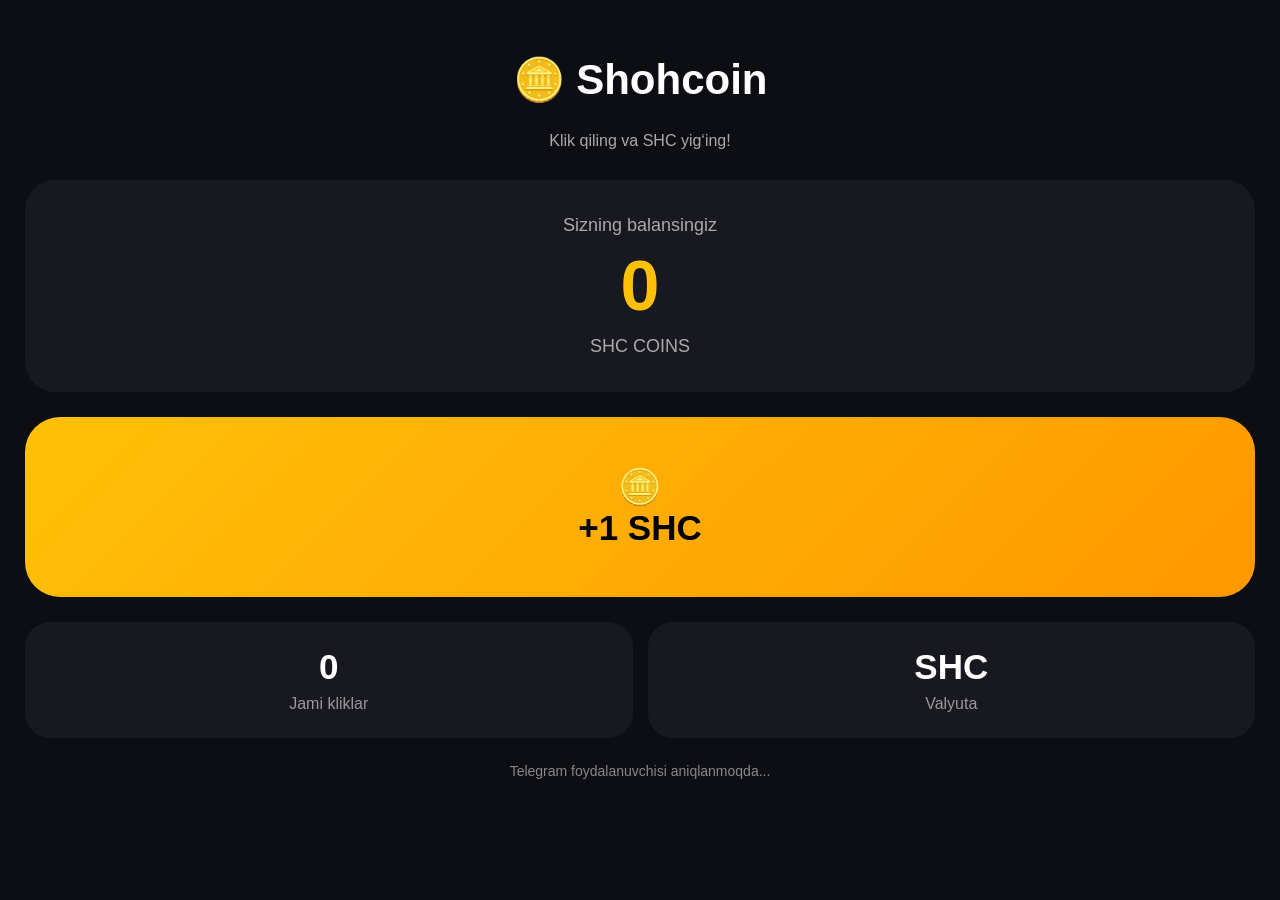
<file: templates/index.html>
<!DOCTYPE html>
<html lang="uz">
<head>
    <meta charset="UTF-8">
    <meta name="viewport" content="width=device-width, initial-scale=1.0">
    <title>Shohcoin</title>
    <script src="https://telegram.org/js/telegram-web-app.js"></script>

    <style>
        body {
            margin: 0;
            padding: 25px;
            background: #0d0d14;
            color: white;
            font-family: Arial, sans-serif;
            text-align: center;
        }

        h1 {
            font-size: 42px;
            margin-top: 30px;
        }

        .subtitle {
            color: #aaa;
            margin-bottom: 30px;
        }

        .balance {
            background: #181820;
            border-radius: 30px;
            padding: 35px 15px;
            margin-bottom: 25px;
        }

        .title {
            color: #aaa;
            font-size: 18px;
        }

        #balance {
            color: #ffc107;
            font-size: 70px;
            font-weight: bold;
            margin: 10px;
        }

        .click {
            width: 100%;
            height: 180px;
            border: 0;
            border-radius: 35px;
            background: linear-gradient(135deg, #ffc107, #ff9800);
            font-size: 35px;
            font-weight: bold;
        }

        .stats {
            margin-top: 25px;
            display: flex;
            gap: 15px;
        }

        .stat {
            flex: 1;
            background: #181820;
            border-radius: 25px;
            padding: 25px 5px;
        }

        .number {
            font-size: 35px;
            font-weight: bold;
        }

        .label {
            color: #999;
            margin-top: 8px;
        }

        #user {
            margin-top: 25px;
            color: #888;
            font-size: 14px;
            word-break: break-all;
        }

        #error {
            color: #ff5555;
            margin-top: 15px;
        }
    </style>
</head>

<body>

    <h1>🪙 Shohcoin</h1>

    <div class="subtitle">
        Klik qiling va SHC yig‘ing!
    </div>

    <div class="balance">
        <div class="title">Sizning balansingiz</div>
        <div id="balance">0</div>
        <div class="title">SHC COINS</div>
    </div>

    <button class="click" onclick="addCoin()">
        🪙<br>+1 SHC
    </button>

    <div class="stats">

        <div class="stat">
            <div class="number" id="clicks">0</div>
            <div class="label">Jami kliklar</div>
        </div>

        <div class="stat">
            <div class="number">SHC</div>
            <div class="label">Valyuta</div>
        </div>

    </div>

    <div id="user">Telegram foydalanuvchisi aniqlanmoqda...</div>

    <div id="error"></div>


<script>

const tg = window.Telegram.WebApp;

tg.ready();
tg.expand();

const initData = tg.initData;


async function authenticate() {

    if (!initData) {
        document.getElementById("error").innerText =
            "Saytni Telegram bot ichidan oching.";
        return false;
    }

    try {

        const response = await fetch("/auth", {
            method: "POST",

            headers: {
                "Content-Type": "application/json"
            },

            body: JSON.stringify({
                initData: initData
            })
        });

        const data = await response.json();

        if (!response.ok) {
            document.getElementById("error").innerText =
                data.error || "Telegram autentifikatsiya xatosi";
            return false;
        }

        document.getElementById("user").innerText =
            "Telegram ID: " + data.telegram_id;

        document.getElementById("balance").innerText =
            data.balance;

        document.getElementById("clicks").innerText =
            data.clicks;

        return true;

    } catch (error) {

        document.getElementById("error").innerText =
            "Server bilan aloqa xatosi";

        return false;
    }
}


async function addCoin() {

    try {

        const response = await fetch("/click", {
            method: "POST",

            headers: {
                "Content-Type": "application/json"
            }
        });

        const data = await response.json();

        if (!response.ok) {
            document.getElementById("error").innerText =
                data.error || "Xatolik";
            return;
        }

        document.getElementById("balance").innerText =
            data.balance;

        document.getElementById("clicks").innerText =
            data.clicks;

    } catch (error) {

        document.getElementById("error").innerText =
            "Klikda xatolik";
    }
}


authenticate();

</script>

</body>
</html>
</file>
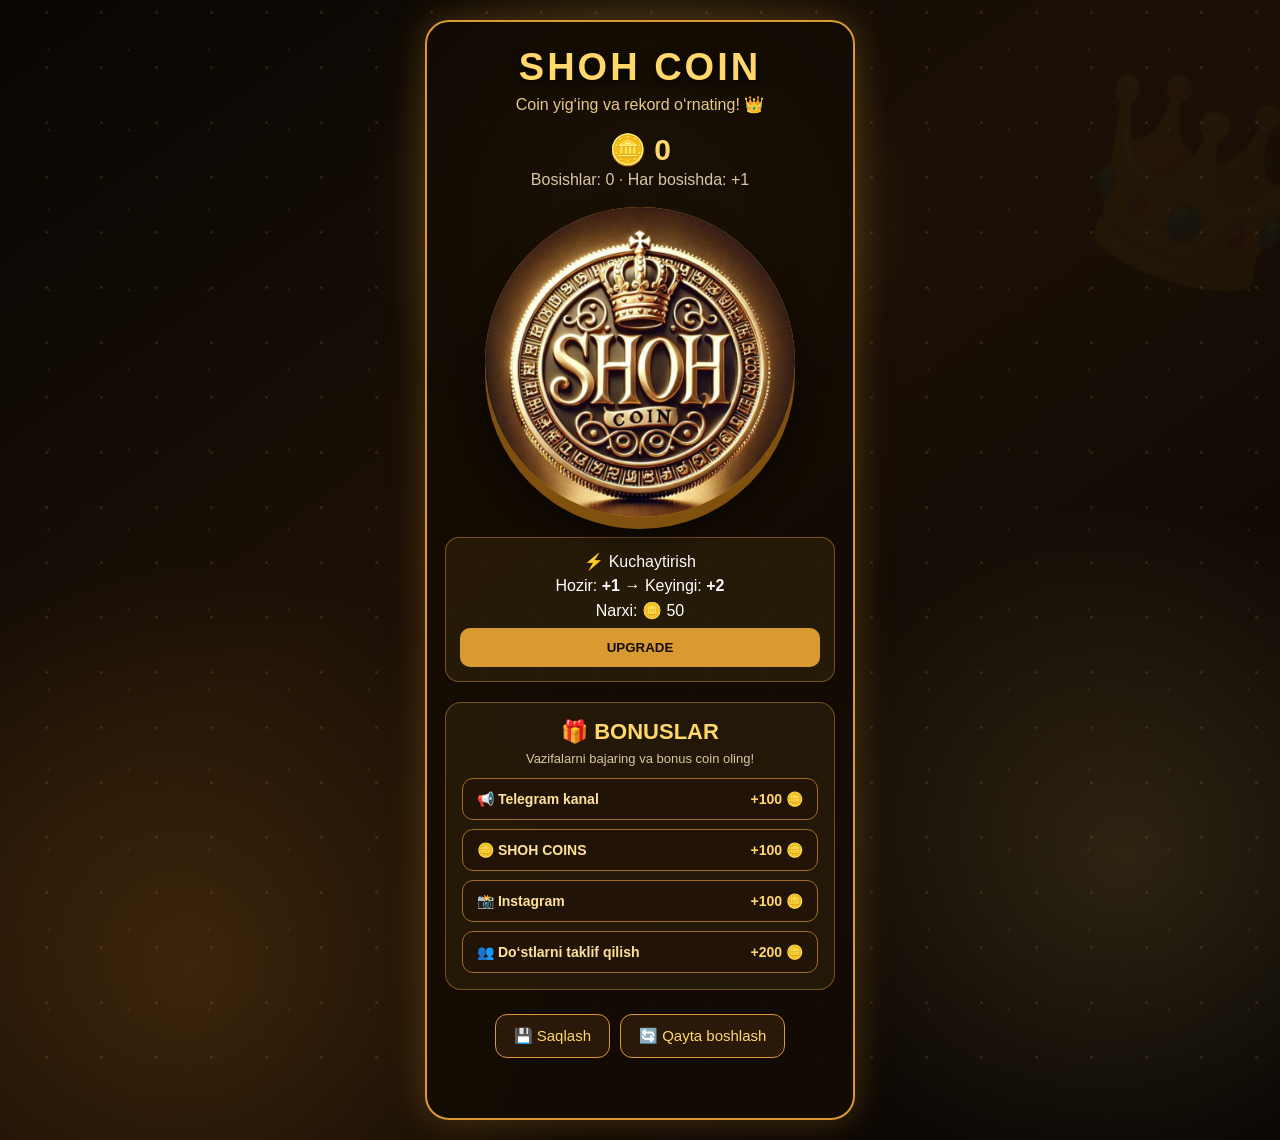
<file: index-4.html>
<!DOCTYPE html>
<html lang="uz">
<head>
  <meta charset="UTF-8">
  <meta name="viewport" content="width=device-width, initial-scale=1.0">
  <title>SHOH COIN</title>
  <style>
    * { box-sizing: border-box; }

    body {
      margin: 0;
      min-height: 100vh;
      font-family: Arial, sans-serif;
      color: #fff;
      display: flex;
      justify-content: center;
      align-items: center;
      padding: 20px;
      overflow-x: hidden;
      position: relative;
      isolation: isolate;
      background:
        radial-gradient(circle at 50% 18%, rgba(255, 205, 92, .22), transparent 24%),
        radial-gradient(circle at 15% 85%, rgba(255, 154, 39, .16), transparent 28%),
        radial-gradient(circle at 88% 75%, rgba(255, 215, 106, .13), transparent 25%),
        linear-gradient(145deg, #080604 0%, #1b1006 42%, #070504 100%);
    }

    body::before {
      content: "";
      position: fixed;
      inset: -20%;
      z-index: -2;
      background:
        radial-gradient(circle, rgba(255, 205, 92, .12) 0 1px, transparent 2px) 0 0 / 55px 55px,
        radial-gradient(circle, rgba(255, 169, 47, .09) 0 1px, transparent 2px) 25px 30px / 80px 80px;
      animation: stars 18s linear infinite;
      pointer-events: none;
    }

    body::after {
      content: "👑";
      position: fixed;
      right: -35px;
      top: 8%;
      font-size: 190px;
      opacity: .035;
      transform: rotate(18deg);
      z-index: -1;
      pointer-events: none;
    }

    @keyframes stars {
      from { transform: translate3d(0, 0, 0); }
      to { transform: translate3d(-55px, -55px, 0); }
    }

    .game {
      width: min(430px, 100%);
      text-align: center;
      background: rgba(20, 12, 4, .88);
      border: 2px solid #d99a32;
      border-radius: 24px;
      padding: 24px 18px 28px;
      box-shadow: 0 0 35px rgba(255, 177, 45, .25);
    }

    h1 {
      margin: 0 0 6px;
      font-size: 38px;
      color: #ffd76a;
      letter-spacing: 3px;
      text-shadow: 0 3px 12px #000;
    }

    .subtitle {
      color: #e8c98c;
      margin-bottom: 18px;
    }

    .score {
      font-size: 30px;
      font-weight: bold;
      margin: 10px 0 4px;
      color: #ffd76a;
    }

    .stats {
      color: #d9c7a5;
      margin-bottom: 18px;
    }

    .coin-wrap {
      position: relative;
      width: min(310px, 82vw);
      aspect-ratio: 1;
      margin: 0 auto;
    }

    .coin {
      width: 100%;
      height: 100%;
      border: 0;
      border-radius: 50%;
      padding: 0;
      cursor: pointer;
      background: #d89a31;
      box-shadow: 0 12px 0 #80510e, 0 18px 30px rgba(0,0,0,.5);
      overflow: hidden;
      transition: transform .08s, box-shadow .08s;
      -webkit-tap-highlight-color: transparent;
    }

    .coin:active {
      transform: translateY(9px) scale(.97);
      box-shadow: 0 3px 0 #80510e, 0 10px 20px rgba(0,0,0,.45);
    }

    .coin img {
      width: 100%;
      height: 100%;
      object-fit: cover;
      display: block;
    }

    /* Har bosganda chiqadigan +1, +2, +5, +10 */
    .float-number {
      position: absolute;
      left: 50%;
      top: 45%;
      transform: translate(-50%, 0);
      pointer-events: none;
      font-size: 34px;
      font-weight: 900;
      color: #fff0a8;
      text-shadow: 0 3px 8px #000, 0 0 12px #ffb52e;
      animation: floatUp .8s ease-out forwards;
      z-index: 10;
    }

    @keyframes floatUp {
      0% {
        opacity: 1;
        transform: translate(-50%, 0) scale(.8);
      }
      25% {
        transform: translate(-50%, -18px) scale(1.15);
      }
      100% {
        opacity: 0;
        transform: translate(-50%, -115px) scale(1);
      }
    }

    .bonus-box {
      margin-top: 20px;
      padding: 16px;
      border-radius: 16px;
      background: rgba(255, 190, 70, .07);
      border: 1px solid rgba(217,154,50,.45);
    }

    .bonus-box h2 {
      margin: 0;
      color: #ffd76a;
      font-size: 22px;
    }

    .bonus-note {
      margin: 6px 0 12px;
      color: #d9c7a5;
      font-size: 13px;
    }

    .bonus-btn {
      width: 100%;
      display: flex;
      align-items: center;
      justify-content: space-between;
      gap: 8px;
      margin-top: 9px;
      padding: 12px 14px;
      border: 1px solid #9e6d1f;
      border-radius: 11px;
      background: #211406;
      color: #ffe29a;
      font-weight: bold;
      font-size: 14px;
      text-decoration: none;
      cursor: pointer;
    }

    .bonus-btn span {
      color: #ffd76a;
      white-space: nowrap;
    }

    .bonus-btn:active {
      transform: scale(.98);
    }

    .buttons {
      display: flex;
      gap: 10px;
      justify-content: center;
      margin-top: 24px;
      flex-wrap: wrap;
    }

    button.small {
      border: 1px solid #d99a32;
      background: #2a1908;
      color: #ffd76a;
      border-radius: 12px;
      padding: 12px 18px;
      font-size: 15px;
      cursor: pointer;
    }

    button.small:active { transform: scale(.97); }

    .upgrade {
      margin-top: 16px;
      padding: 14px;
      border-radius: 14px;
      background: rgba(255, 190, 70, .08);
      border: 1px solid rgba(217,154,50,.45);
    }

    .upgrade button {
      margin-top: 8px;
      width: 100%;
      border: 0;
      border-radius: 10px;
      padding: 12px;
      background: #d99a32;
      color: #160d03;
      font-weight: bold;
      cursor: pointer;
    }

    .message {
      min-height: 22px;
      margin-top: 10px;
      color: #ffe8ae;
      font-size: 14px;
    }
  </style>
</head>
<body>
  <main class="game">
    <h1>SHOH COIN</h1>
    <div class="subtitle">Coin yig‘ing va rekord o‘rnating! 👑</div>

    <div class="score">🪙 <span id="coins">0</span></div>
    <div class="stats">
      Bosishlar: <span id="clicks">0</span> · Har bosishda: +<span id="power">1</span>
    </div>

    <div class="coin-wrap" id="coinWrap">
      <button class="coin" id="coinButton" aria-label="SHOH COIN ni bosish">
        <img src="coin.jpg" alt="SHOH COIN">
      </button>
    </div>

    <div class="upgrade">
      <div>⚡ Kuchaytirish</div>
      <div style="margin-top:6px">
        Hozir: <b>+<span id="power2">1</span></b>
        → Keyingi: <b>+<span id="nextPower">2</span></b>
      </div>
      <div style="margin-top:6px">Narxi: 🪙 <span id="upgradeCost">50</span></div>
      <button id="upgradeButton">UPGRADE</button>
    </div>

    <div class="bonus-box">
      <h2>🎁 BONUSLAR</h2>
      <p class="bonus-note">Vazifalarni bajaring va bonus coin oling!</p>

      <a class="bonus-btn" href="https://t.me/Abdukarimov_blog1" target="_blank" rel="noopener">
        📢 Telegram kanal <span>+100 🪙</span>
      </a>

      <a class="bonus-btn" href="https://t.me/shoh_coins" target="_blank" rel="noopener">
        🪙 SHOH COINS <span>+100 🪙</span>
      </a>

      <a class="bonus-btn" href="https://instagram.com/Shoh.abdukarimov1" target="_blank" rel="noopener">
        📸 Instagram <span>+100 🪙</span>
      </a>

      <button class="bonus-btn" id="inviteButton">
        👥 Do‘stlarni taklif qilish <span>+200 🪙</span>
      </button>
    </div>

    <div class="buttons">
      <button class="small" id="saveButton">💾 Saqlash</button>
      <button class="small" id="resetButton">🔄 Qayta boshlash</button>
    </div>

    <div class="message" id="message"></div>
  </main>

  <script>
    const savedPower = Number(localStorage.getItem("shohPower") || 1);

    const state = {
      coins: Number(localStorage.getItem("shohCoins") || 0),
      clicks: Number(localStorage.getItem("shohClicks") || 0),
      power: savedPower,
      upgradeCost: Number(localStorage.getItem("shohUpgradeCost") || 50)
    };

    const coinsEl = document.getElementById("coins");
    const clicksEl = document.getElementById("clicks");
    const powerEl = document.getElementById("power");
    const power2El = document.getElementById("power2");
    const nextPowerEl = document.getElementById("nextPower");
    const upgradeCostEl = document.getElementById("upgradeCost");
    const messageEl = document.getElementById("message");
    const coinWrap = document.getElementById("coinWrap");

    // Upgrade ketma-ketligi: +1 → +2 → +5 → +10 → +20 → +50 → ...
    const upgradePowers = [1, 2, 5, 10, 20, 50, 100, 250, 500];

    function getNextPower() {
      const index = upgradePowers.indexOf(state.power);
      if (index !== -1 && index < upgradePowers.length - 1) {
        return upgradePowers[index + 1];
      }
      return state.power * 2;
    }

    function render() {
      coinsEl.textContent = state.coins;
      clicksEl.textContent = state.clicks;
      powerEl.textContent = state.power;
      power2El.textContent = state.power;
      nextPowerEl.textContent = getNextPower();
      upgradeCostEl.textContent = state.upgradeCost;
    }

    function save() {
      localStorage.setItem("shohCoins", state.coins);
      localStorage.setItem("shohClicks", state.clicks);
      localStorage.setItem("shohPower", state.power);
      localStorage.setItem("shohUpgradeCost", state.upgradeCost);
    }

    function showFloatingNumber(value) {
      const el = document.createElement("div");
      el.className = "float-number";
      el.textContent = "+" + value;
      coinWrap.appendChild(el);

      setTimeout(() => el.remove(), 800);
    }

    document.getElementById("coinButton").addEventListener("click", () => {
      state.coins += state.power;
      state.clicks++;

      showFloatingNumber(state.power);

      render();
      save();
    });

    document.getElementById("upgradeButton").addEventListener("click", () => {
      if (state.coins < state.upgradeCost) {
        messageEl.textContent = "❌ Upgrade uchun coin yetarli emas!";
        return;
      }

      const oldPower = state.power;
      const newPower = getNextPower();

      state.coins -= state.upgradeCost;
      state.power = newPower;
      state.upgradeCost = Math.ceil(state.upgradeCost * 2.2);

      messageEl.textContent = "🔥 Upgrade: +" + oldPower + " → +" + newPower + "!";
      render();
      save();
    });

    const bonusKeys = {
      telegram: "shohBonusTelegram",
      shohcoins: "shohBonusShohCoins",
      instagram: "shohBonusInstagram",
      invite: "shohBonusInvite"
    };

    function claimBonus(key, amount) {
      if (localStorage.getItem(bonusKeys[key])) {
        messageEl.textContent = "ℹ️ Bu bonus oldin olingan.";
        return;
      }
      state.coins += amount;
      localStorage.setItem(bonusKeys[key], "1");
      render();
      save();
      messageEl.textContent = "🎉 Bonus olindi: +" + amount + " coin!";
    }

    // Hozircha tugmalar sahifaga olib boradi; bonusni olish uchun
    // foydalanuvchi qaytib kelganda shu brauzerda bir marta beriladi.
    document.querySelector('a[href="https://t.me/Abdukarimov_blog1"]').addEventListener("click", () => {
      setTimeout(() => claimBonus("telegram", 100), 700);
    });

    document.querySelector('a[href="https://t.me/shoh_coins"]').addEventListener("click", () => {
      setTimeout(() => claimBonus("shohcoins", 100), 700);
    });

    document.querySelector('a[href="https://instagram.com/Shoh.abdukarimov1"]').addEventListener("click", () => {
      setTimeout(() => claimBonus("instagram", 100), 700);
    });

    document.getElementById("inviteButton").addEventListener("click", async () => {
      const shareText = "SHOH COIN 🪙👑 — coin yig‘ib, upgrade qiling!";
      const shareUrl = window.location.href;

      if (navigator.share) {
        try {
          await navigator.share({ title: "SHOH COIN", text: shareText, url: shareUrl });
          claimBonus("invite", 200);
        } catch (e) {}
      } else {
        try {
          await navigator.clipboard.writeText(shareUrl);
          claimBonus("invite", 200);
          messageEl.textContent = "🔗 Havola nusxalandi! Do‘stingizga yuboring.";
        } catch (e) {
          messageEl.textContent = "🔗 Sayt havolasini do‘stingizga yuboring.";
        }
      }
    });

    document.getElementById("saveButton").addEventListener("click", () => {
      save();
      messageEl.textContent = "✅ Natija saqlandi!";
    });

    document.getElementById("resetButton").addEventListener("click", () => {
      if (!confirm("Barcha natijani o‘chirishni xohlaysizmi?")) return;

      state.coins = 0;
      state.clicks = 0;
      state.power = 1;
      state.upgradeCost = 50;

      save();
      render();
      messageEl.textContent = "🔄 O‘yin qayta boshlandi.";
    });

    render();
  </script>
</body>
</html>
</file>
